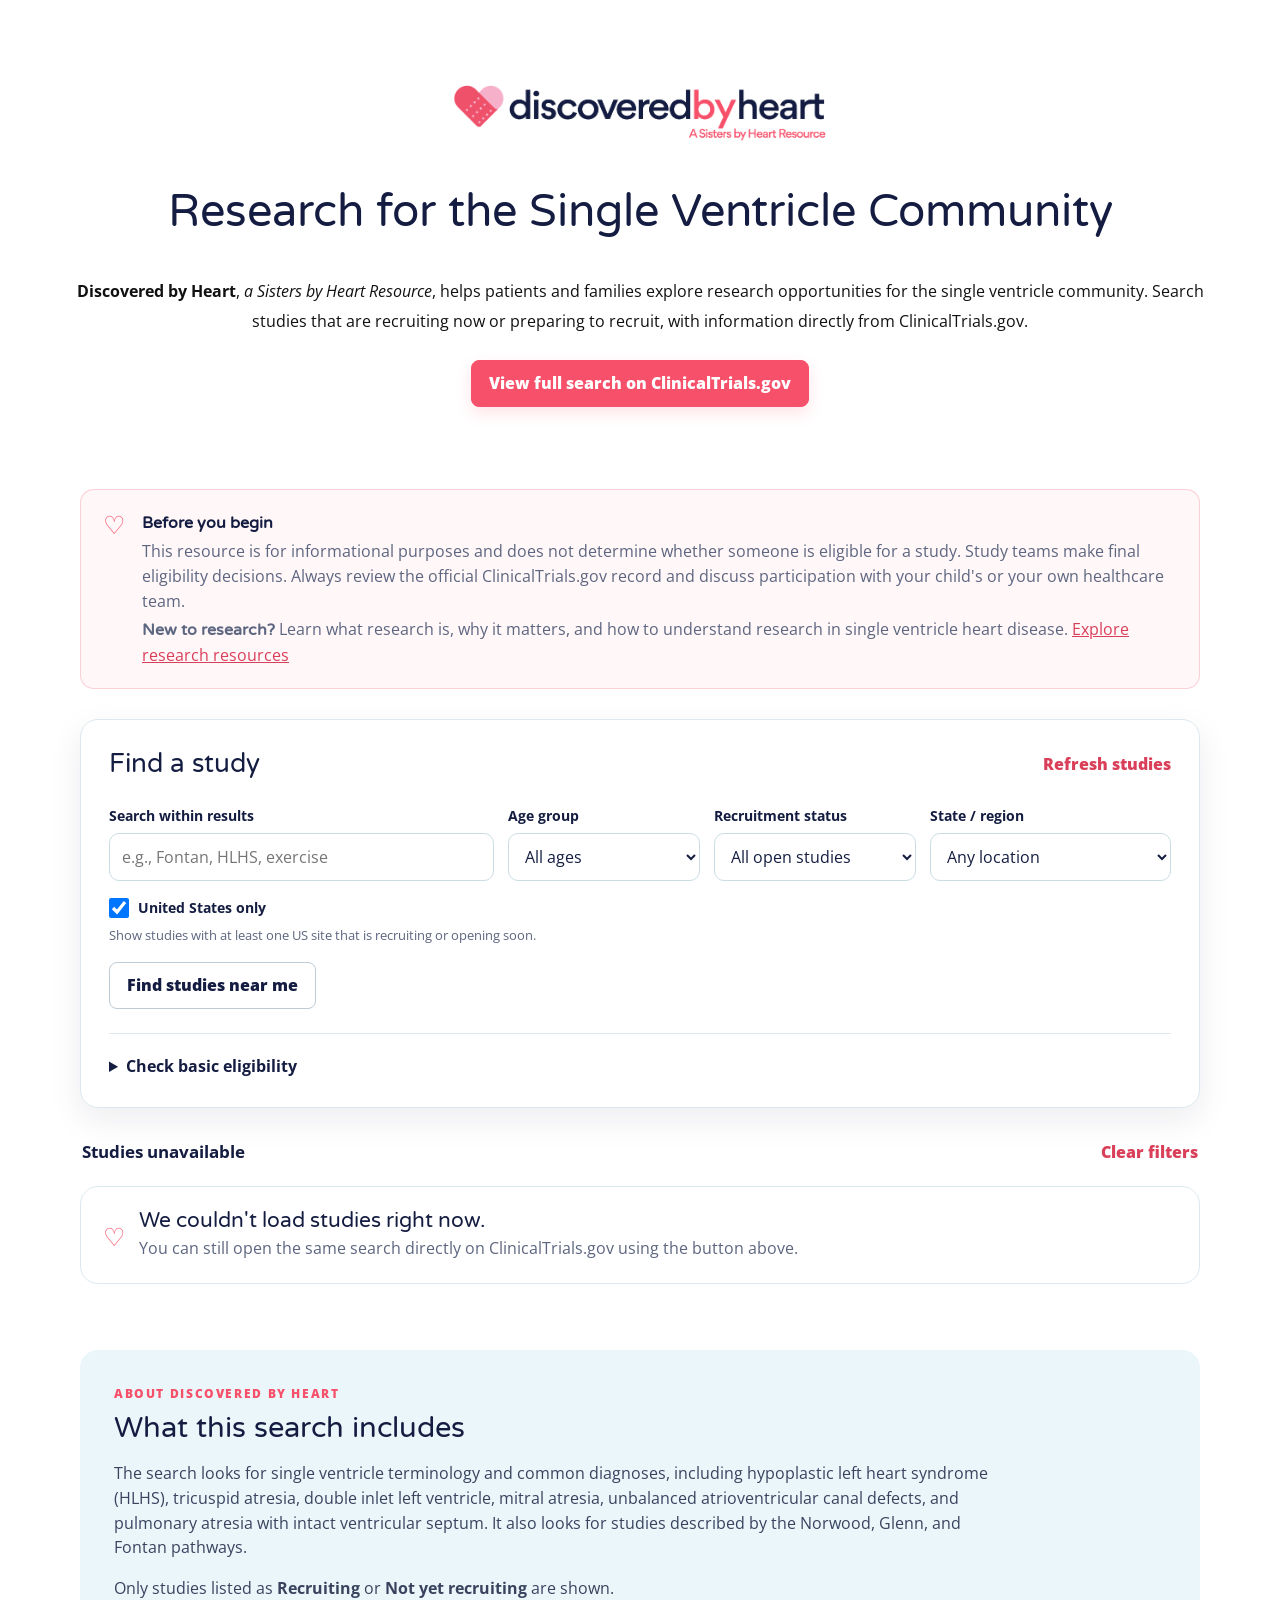
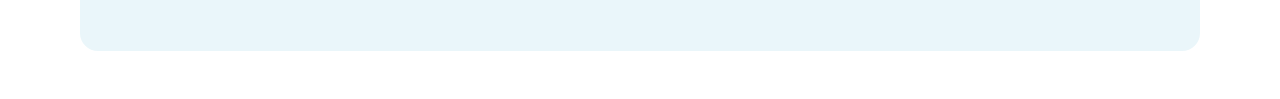
<file: index.html>
<!doctype html>
<html lang="en">
<head>
  <meta charset="utf-8" />
  <meta name="viewport" content="width=device-width, initial-scale=1" />
  <title>Discovered by Heart | Sisters by Heart</title>
  <meta
    name="description"
    content="Explore open research opportunities for the single ventricle community, powered by ClinicalTrials.gov."
  />
  <link rel="preconnect" href="https://fonts.googleapis.com" />
  <link rel="preconnect" href="https://fonts.gstatic.com" crossorigin />
  <link href="https://fonts.googleapis.com/css2?family=Open+Sans:wght@400;500;600;700;800&family=Varela+Round&display=swap" rel="stylesheet" />
  <link rel="preconnect" href="https://clinicaltrials.gov" />
  <link rel="stylesheet" href="styles.css?v=13" />
</head>
<body>
  <section class="hero">
    <div class="wrap hero-inner">
      <img
        class="resource-logo"
        src="DiscoveredByHeart.png"
        alt="Discovered by Heart, A Sisters by Heart Resource"
      />
      <h1 class="lede">Research for the Single Ventricle Community</h1>
      <p class="hero-detail">
        <strong>Discovered by Heart</strong>, <em>a Sisters by Heart Resource</em>, helps patients and families explore research opportunities for the single ventricle community. Search studies that are recruiting now or preparing to recruit, with information directly from ClinicalTrials.gov.
      </p>
      <a
        id="expert-search-link"
        class="button button-primary hero-button"
        href="https://clinicaltrials.gov/expert-search"
        target="_blank"
        rel="noopener noreferrer"
      >
        View full search on ClinicalTrials.gov
      </a>
    </div>
  </section>

  <main class="wrap main-content">
    <section class="notice" aria-label="Important information">
      <div class="notice-icon" aria-hidden="true">♡</div>
      <div>
        <strong>Before you begin</strong>
        <p>
          This resource is for informational purposes and does not determine whether someone is eligible for a study. Study teams make final eligibility decisions. Always review the official ClinicalTrials.gov record and discuss participation with your child's or your own healthcare team.
        </p>
        <p>
          <strong>New to research?</strong>
          Learn what research is, why it matters, and how to understand research in single ventricle heart disease.
          <a href="https://www.sistersbyheart.org/scientific-community" target="_top">Explore research resources</a>
        </p>
      </div>
    </section>

    <section class="controls" aria-labelledby="filter-heading">
      <div class="controls-heading">
        <div>
          <h2 id="filter-heading">Find a study</h2>
        </div>
        <button id="refresh-button" class="text-button" type="button">Refresh studies</button>
      </div>

      <div class="filter-grid">
        <label>
          <span>Search within results</span>
          <input id="text-filter" type="search" placeholder="e.g., Fontan, HLHS, exercise" autocomplete="off" />
        </label>

        <label>
          <span>Age group</span>
          <select id="age-filter">
            <option value="">All ages</option>
            <option value="CHILD">Children</option>
            <option value="ADULT">Adults</option>
            <option value="OLDER_ADULT">Older adults</option>
          </select>
        </label>

        <label>
          <span>Recruitment status</span>
          <select id="status-filter">
            <option value="">All open studies</option>
            <option value="RECRUITING">Recruiting now</option>
            <option value="NOT_YET_RECRUITING">Opening soon</option>
          </select>
        </label>

        <label>
          <span>State / region</span>
          <select id="state-filter">
            <option value="">Any location</option>
          </select>
        </label>
      </div>
      <label class="country-filter">
        <input id="us-only-filter" type="checkbox" aria-describedby="us-only-help" checked />
        <span>United States only</span>
      </label>
      <p id="us-only-help" class="country-filter-help">Show studies with at least one US site that is recruiting or opening soon.</p>
      <div class="distance-tools">
        <button id="near-me-button" class="button button-ghost" type="button">Find studies near me</button>
        <p id="location-status" role="status" aria-live="polite"></p>
      </div>
      <details class="fit-checker">
        <summary>Check basic eligibility</summary>
        <p class="fit-checker-copy">Enter an exact age and sex to hide studies with a definite mismatch. Other eligibility requirements still apply. Your answers stay in this browser and are not saved or sent anywhere.</p>
      <form id="fit-checker-form" class="fit-checker-form">
        <label>
          <span>Patient's age</span>
          <div class="age-input-group">
            <input id="fit-age" type="number" min="0" step="0.01" inputmode="decimal" placeholder="Age" aria-label="Patient's age" />
            <select id="fit-age-unit" aria-label="Age unit">
              <option value="YEARS">Years</option>
              <option value="MONTHS">Months</option>
              <option value="WEEKS">Weeks</option>
              <option value="DAYS">Days</option>
            </select>
          </div>
        </label>
        <label>
          <span>Sex listed in the medical record</span>
          <select id="fit-sex">
            <option value="">Prefer not to say</option>
            <option value="FEMALE">Female</option>
            <option value="MALE">Male</option>
          </select>
        </label>
        <button class="button button-primary" type="submit">Show studies that may fit</button>
      </form>
      <div id="fit-checker-result" class="fit-checker-result" role="status" aria-live="polite" hidden></div>
      </details>
    </section>

    <section class="results-summary" aria-live="polite">
      <div>
        <strong id="result-count">Loading studies…</strong>
        <span id="data-date"></span>
      </div>
      <button id="clear-filters" class="text-button" type="button">Clear filters</button>
    </section>

    <div id="loading" class="loading-card">
      <div class="spinner" aria-hidden="true"></div>
      <div>
        <strong>Searching ClinicalTrials.gov</strong>
        <p>We're loading the latest matching studies.</p>
      </div>
    </div>

    <div id="error" class="error-card" hidden>
      <div class="error-heart" aria-hidden="true">♡</div>
      <div>
        <h2>We couldn't load studies right now.</h2>
        <p>You can still open the same search directly on ClinicalTrials.gov using the button above.</p>
      </div>
    </div>

    <section id="results" class="results" aria-label="Clinical trial results"></section>

    <section class="about-search">
      <p class="eyebrow">About Discovered by Heart</p>
      <h2>What this search includes</h2>
      <p>
        The search looks for single ventricle terminology and common diagnoses, including hypoplastic left heart syndrome (HLHS), tricuspid atresia, double inlet left ventricle, mitral atresia, unbalanced atrioventricular canal defects, and pulmonary atresia with intact ventricular septum. It also looks for studies described by the Norwood, Glenn, and Fontan pathways.
      </p>
      <p>Only studies listed as <strong>Recruiting</strong> or <strong>Not yet recruiting</strong> are shown.</p>
    </section>
  </main>

  <template id="study-template">
    <article class="study-card">
      <div class="card-topline">
        <span class="status-badge"></span>
        <span class="nct-id"></span>
        <span class="fit-badge" hidden></span>
      </div>
      <h2 class="study-title"></h2>
      <div class="meta-row">
        <span class="meta ages"></span>
        <span class="meta study-type"></span>
      </div>
      <p class="study-format"></p>
      <section class="plain-language-section" aria-label="Study overview">
        <div class="plain-language-heading">
          <span class="plain-language-icon" aria-hidden="true">♡</span>
          <div>
            <p class="plain-language-label">Study overview</p>
            <h3>What is this study about?</h3>
          </div>
        </div>
        <p class="plain-summary"></p>
        <div class="plain-facts">
          <div>
            <span class="plain-fact-label">Who might this be for?</span>
            <span class="plain-who"></span>
          </div>
          <div>
            <span class="plain-fact-label">What is being studied?</span>
            <span class="plain-what"></span>
          </div>
        </div>
        <p class="plain-language-note">Based on ClinicalTrials.gov information. See the official study record for complete details and eligibility criteria.</p>
      </section>
      <details class="official-summary">
        <summary>Read the ClinicalTrials.gov description</summary>
        <div class="official-description-content">
          <div>
            <h4>Brief summary</h4>
            <p class="summary official-brief-summary"></p>
          </div>
          <div class="official-detailed-block">
            <h4>Detailed description</h4>
            <p class="summary official-detailed-description"></p>
          </div>
        </div>
      </details>
      <div class="pathway-section" aria-label="Single ventricle pathways named in the study record">
        <h3>Single ventricle pathway terms in this record</h3>
        <div class="pathway-tags"></div>
      </div>
      <div class="condition-section">
        <h3>Conditions listed on ClinicalTrials.gov</h3>
        <div class="condition-tags"></div>
      </div>
      <div class="location-section">
        <h3>Where it is available</h3>
        <p class="nearest-location"></p>
        <p class="locations"></p>
      </div>
      <div class="card-actions">
        <a class="button button-primary study-link" target="_blank" rel="noopener noreferrer">View official study</a>
        <button class="button button-ghost details-toggle" type="button">More details</button>
        <button class="button button-ghost contact-toggle" type="button">Contact study team</button>
      </div>
      <div class="contact-panel" hidden>
        <h3>Study contact</h3>
        <p class="contact-context"></p>
        <div class="contact-list"></div>
        <p class="contact-note">Ask about current enrollment, eligibility, required visits, travel support, and whether any participation can happen remotely. Contact information is supplied by the study team and may change.</p>
      </div>
      <div class="details-panel" hidden>
        <dl>
          <div><dt>Enrollment</dt><dd class="enrollment"></dd></div>
          <div><dt>Sex</dt><dd class="sex"></dd></div>
          <div><dt>Study sponsor</dt><dd class="sponsor"></dd></div>
          <div><dt>Study phase</dt><dd class="phase"></dd></div>
          <div><dt>Recruiting / open locations</dt><dd class="open-locations"></dd></div>
          <div><dt>Record last updated</dt><dd class="last-updated"></dd></div>
        </dl>
        <section class="participation-section">
          <h3>Participation criteria from ClinicalTrials.gov</h3>
          <p class="eligibility-warning">These criteria are shown in the order provided by the study record. The study team determines eligibility.</p>
          <div class="full-eligibility"></div>
          <p class="healthy-volunteers"></p>
        </section>
      </div>
    </article>
  </template>

  <script src="app.js?v=9"></script>
  <script src="embed-resize.js?v=1"></script>
</body>
</html>
</file>
<file: styles.css>
:root {
  --pink: #F7506A;
  --pink-dark: #d93f59;
  --light-blue: #EAF6FA;
  --dark-blue: #141D41;
  --muted: #5d6680;
  --surface: #ffffff;
  --soft: #f8fbfd;
  --border: #dce9ee;
  --success-bg: #eaf7f0;
  --success-ink: #24643e;
  --soon-bg: #fff2f5;
  --soon-ink: #a72f49;
  --shadow: 0 12px 34px rgba(20, 29, 65, 0.08);
  --radius: 18px;
}

* { box-sizing: border-box; }
html { scroll-behavior: smooth; }

body {
  margin: 0;
  font-family: "Open Sans", Arial, sans-serif;
  color: var(--dark-blue);
  background: #fff;
  line-height: 1.55;
}

a { color: var(--pink-dark); }
.wrap { width: min(1120px, calc(100% - 40px)); margin-inline: auto; }


/* ============================================================
   Sisters by Heart-style site shell
   ============================================================ */

.site-header {
  position: relative;
  z-index: 50;
  background: var(--dark-blue);
  color: #fff;
}

.site-header-inner {
  min-height: 0;
  width: calc(100% - 6vw);
  padding-block: 2vw;
  display: flex;
  align-items: center;
  gap: 2.5vw;
}

.site-header-logo {
  display: inline-flex;
  align-items: center;
  flex: 0 0 auto;
  width: auto;
}

.site-header-logo img {
  display: block;
  width: auto;
  height: 31px;
  max-width: 100%;
}

.desktop-nav {
  margin-left: auto;
  display: flex;
  align-items: center;
  gap: 1.6vw;
  flex-wrap: wrap;
  justify-content: flex-end;
  font-family: "Varela Round", sans-serif;
  line-height: 1.8;
}

.nav-folder { position: relative; }
.nav-folder > summary {
  color: inherit;
  cursor: pointer;
  list-style: none;
  white-space: nowrap;
  font-size: 1rem;
  font-weight: 400;
  line-height: 1.8;
  padding-block: .1em;
}
.nav-folder > summary::-webkit-details-marker { display: none; }
.nav-folder > summary:focus-visible,
.floating-donate:focus-visible { outline: 3px solid var(--pink); outline-offset: 4px; }
.desktop-nav .nav-folder-links {
  position: absolute;
  top: 100%;
  right: -1em;
  min-width: 200px;
  width: max-content;
  padding: .5em 1em;
  text-align: right;
  background: var(--dark-blue);

}
.desktop-nav .nav-folder-links a {
  display: block;
  padding: .1em 0;
  color: #fff;
  font-size: 1rem;
  font-weight: 400;
  line-height: 1.3;
  text-decoration: none;
}
.desktop-nav .nav-folder-links a:hover,
.desktop-nav .nav-folder-links a:focus-visible { background: rgba(255,255,255,.12); }
.mobile-nav-panel { max-height: calc(100dvh - 120px); overflow-y: auto; }
.mobile-nav-panel .nav-folder > summary { font-family: "Varela Round", sans-serif; color: var(--dark-blue); padding: 11px 12px; }
.mobile-nav-panel .nav-folder-links { padding-left: 12px; border-left: 2px solid var(--pink); margin-left: 12px; }
.floating-donate {
  position: fixed;
  right: 0;
  top: 50%;
  transform: translateY(-50%);
  z-index: 40;
  writing-mode: vertical-rl;
  display: flex;
  align-items: center;
  justify-content: center;
  width: 39px;
  height: 142px;
  padding: 0;
  border-radius: 10px 0 0 10px;
  background: var(--pink);
  color: #fff;
  font-family: "Varela Round", sans-serif;
  font-size: 14px;
  font-weight: 400;
  letter-spacing: .2em;
  text-transform: uppercase;
  text-decoration: none;
}
.floating-donate:hover { background: var(--dark-blue); color: #fff; }
@media (max-width: 600px) {
  .floating-donate { width: 36px; height: 120px; }
}

.footer-socials { display: flex; align-items: center; gap: 8px; margin-top: 20px; }
.footer-socials a { display: inline-flex; align-items: center; justify-content: center; width: 24px; height: 32px; }
.footer-socials svg { display: block; width: 20px; height: 20px; fill: currentColor; }
.footer-socials a:hover { color: var(--pink); }
.footer-socials a:focus-visible { outline: 2px solid #fff; outline-offset: 3px; }

.desktop-nav > a:not(.support-button) {
  color: #fff;
  text-decoration: none;
  white-space: nowrap;
  font-size: 1rem;
  font-weight: 400;
  padding-block: .1em;
}

.desktop-nav > a:not(.support-button):hover,
.desktop-nav > a:not(.support-button):focus-visible {
  text-decoration: underline;
  text-decoration-thickness: 1px;
  text-underline-offset: 7px;
}

.support-button {
  display: inline-flex;
  align-items: center;
  justify-content: center;
  min-height: 0;
  padding: 1rem 1.67rem;
  border: 2px solid #fff;
  border-radius: 999px;
  color: #fff;
  text-decoration: none;
  white-space: nowrap;
  font-family: "Varela Round", sans-serif;
  font-size: min(calc(1rem - .12vw), .9rem);
  font-weight: 400;
  line-height: 1.2;
  letter-spacing: .02em;
}

.support-button:hover,
.support-button:focus-visible {
  border-color: var(--pink);
  color: var(--pink);
}

.mobile-nav {
  display: none;
  margin-left: auto;
  position: relative;
}

.mobile-nav > summary {
  width: 44px;
  height: 44px;
  display: flex;
  flex-direction: column;
  align-items: center;
  justify-content: center;
  gap: 5px;
  border: 1px solid rgba(255,255,255,.55);
  border-radius: 50%;
  cursor: pointer;
  list-style: none;
}

.mobile-nav > summary::-webkit-details-marker {
  display: none;
}

.menu-line {
  width: 18px;
  height: 1.5px;
  background: #fff;
  border-radius: 999px;
}

.mobile-nav-panel {
  position: absolute;
  top: calc(100% + 12px);
  right: 0;
  width: min(300px, calc(100vw - 32px));
  padding: 10px;
  border-radius: 12px;
  background: #fff;
  box-shadow: 0 16px 42px rgba(0,0,0,.2);
}

.mobile-nav-panel a {
  display: block;
  padding: 11px 12px;
  border-radius: 8px;
  color: var(--dark-blue);
  text-decoration: none;
  font-family: "Varela Round", sans-serif;
  font-size: 1rem;
  font-weight: 400;
  line-height: 1.8;
}

.mobile-nav-panel a:hover,
.mobile-nav-panel a:focus-visible {
  background: var(--light-blue);
}

.mobile-nav-panel .mobile-support-link {
  margin-top: 5px;
  background: var(--pink);
  color: #fff;
  text-align: center;
}

.site-footer {
  margin-top: 0;
  padding: 46px 0 30px;
  background: var(--dark-blue);
  color: #fff;
}

.footer-grid {
  display: grid;
  grid-template-columns: 1.4fr 1fr 1fr .7fr;
  gap: 42px;
  align-items: start;
}

.footer-brand {
  max-width: 330px;
}

.footer-logo {
  display: block;
  width: 225px;
  max-width: 100%;
  height: auto;
  margin-bottom: 18px;
}

.footer-brand p {
  margin: 0;
  color: rgba(255,255,255,.84);
  font-size: .86rem;
  line-height: 1.6;
}

.footer-column {
  display: flex;
  flex-direction: column;
  gap: 8px;
}

.footer-column h2 {
  margin: 0 0 7px;
  color: #fff;
  font-family: "Open Sans", sans-serif;
  font-size: 1rem;
  font-weight: 700;
}

.footer-column p {
  margin: 0;
  color: rgba(255,255,255,.86);
  font-size: 1rem;
  line-height: 1.8;
}

.site-footer a {
  color: #fff;
  font-size: .84rem;
}

.footer-source {
  margin-top: 35px;
  padding-top: 20px;
  border-top: 1px solid rgba(255,255,255,.15);
  color: rgba(255,255,255,.72);
  font-size: .78rem;
}


@media (pointer: coarse) and (max-width: 1024px), (max-width: 799px) {
  .desktop-nav { display: none; }
  .mobile-nav { display: block; }
  .site-header-inner { width: 88%; padding-block: 6vw; }
  .site-header-logo img { height: 30px; }
}

@media (max-width: 700px) {
  .footer-grid { grid-template-columns: 1fr 1fr; }
  .footer-brand { grid-column: 1 / -1; }
}

@media (max-width: 560px) {
  .footer-grid { grid-template-columns: 1fr; gap: 28px; }
  .footer-brand { grid-column: auto; }
  .footer-logo { width: 210px; }
}


.hero {
  background: #fff;
  position: relative;
  overflow: hidden;
}

.hero-inner {
  display: flex;
  flex-direction: column;
  align-items: center;
  width: min(1200px, calc(100% - 48px));
  padding: 80px 0 48px;
  text-align: center;
}

.resource-logo {
  display: block;
  width: min(380px, 85%);
  height: auto;
}

.eyebrow {
  margin: 0 0 9px;
  color: var(--pink);
  text-transform: uppercase;
  letter-spacing: 0.13em;
  font-weight: 800;
  font-size: 0.78rem;
}

h1, h2, h3 {
  font-family: "Varela Round", "Open Sans", sans-serif;
  color: var(--dark-blue);
  line-height: 1.14;
  font-weight: 400;
}

.lede {
  margin: 38px 0 0;
  max-width: 1120px;
  font-family: "Varela Round", "Open Sans", sans-serif;
  font-size: clamp(1.9rem, 3.5vw, 2.875rem);
  line-height: 1.25;
  color: var(--dark-blue);
}

.hero-detail {
  margin: 36px 0 0;
  max-width: 1180px;
  color: #111;
  font-size: 1rem;
  line-height: 1.85;
}

.hero-button {
  margin-top: 24px;
  text-align: center;
}

.main-content { padding-top: 34px; }

.notice {
  display: flex;
  gap: 17px;
  align-items: flex-start;
  margin: 0 0 30px;
  padding: 20px 22px;
  background: #fff7f8;
  border: 1px solid rgba(247, 80, 106, 0.24);
  border-radius: 14px;
}
.notice-icon, .error-heart {
  color: var(--pink);
  font-size: 1.55rem;
  line-height: 1;
  margin-top: 2px;
}
.notice strong { font-family: "Varela Round", sans-serif; font-size: 1.02rem; }
.notice p { margin: 3px 0 0; color: var(--muted); }

.fit-checker {
  margin-top: 24px; padding-top: 20px; border-top: 1px solid var(--border);
}
.fit-checker > summary { cursor: pointer; color: var(--dark-blue); font-weight: 700; }
.fit-checker > summary:focus-visible { outline: 3px solid rgba(247, 80, 106, 0.22); outline-offset: 4px; }
.fit-checker-copy { margin: 12px 0 18px; color: var(--muted); font-size: .9rem; }
.fit-checker-form { display: grid; grid-template-columns: 1fr 1fr auto; gap: 12px; align-items: end; }
.fit-checker-form > label { min-width: 0; }
.age-input-group { display: grid; grid-template-columns: 1fr 1.15fr; gap: 7px; }
.fit-checker-result { margin-top: 16px; padding: 14px 16px; border-radius: 10px; background: var(--light-blue); color: var(--dark-blue); }
.fit-checker-result.error { background: #fff1f3; color: #8c2940; }
.fit-checker-result .text-button { margin-left: 7px; }

.controls {
  background: var(--surface);
  border: 1px solid var(--border);
  border-radius: var(--radius);
  box-shadow: var(--shadow);
  padding: 28px;
}
.controls-heading, .results-summary, .card-topline, .card-actions {
  display: flex;
  align-items: center;
  justify-content: space-between;
  gap: 16px;
}
.controls h2 { margin: 0; font-size: 1.65rem; }

.filter-grid {
  display: grid;
  grid-template-columns: 2fr 1fr 1.05fr 1.25fr;
  gap: 14px;
  margin-top: 24px;
}
.distance-tools { display: flex; align-items: center; gap: 14px; margin-top: 16px; }
.country-filter { display: flex; align-items: center; gap: 9px; margin-top: 16px; cursor: pointer; }
.country-filter input { width: 20px; min-height: 20px; height: 20px; margin: 0; }
.country-filter span { margin: 0; }
.country-filter-help { margin: 6px 0 0; color: var(--muted); font-size: .84rem; }
.distance-tools .button { min-height: 42px; }
#location-status { margin: 0; color: var(--muted); font-size: .84rem; }
label span { display: block; margin-bottom: 7px; font-weight: 700; font-size: 0.88rem; }
input, select {
  width: 100%; min-height: 48px; border: 1px solid #cbdde4; border-radius: 10px;
  background: #fff; color: var(--dark-blue); font: inherit; padding: 10px 12px;
}
input:focus, select:focus, button:focus, a:focus {
  outline: 3px solid rgba(247, 80, 106, 0.22); outline-offset: 2px;
}

.results-summary { margin: 28px 2px 17px; color: var(--muted); }
.results-summary strong { color: var(--dark-blue); font-size: 1.08rem; }
#data-date { margin-left: 8px; font-size: 0.88rem; }
.results { display: grid; gap: 19px; }

.study-card {
  background: var(--surface);
  border: 1px solid var(--border);
  border-radius: var(--radius);
  box-shadow: var(--shadow);
  padding: 27px;
  border-top: 4px solid var(--pink);
}
.card-topline { justify-content: flex-start; margin-bottom: 11px; }
.status-badge {
  display: inline-flex; align-items: center; min-height: 28px; padding: 4px 11px; border-radius: 999px;
  font-weight: 800; font-size: 0.77rem;
}
.status-badge.recruiting { background: var(--success-bg); color: var(--success-ink); }
.status-badge.soon { background: var(--soon-bg); color: var(--soon-ink); }
.nct-id { font-size: 0.82rem; color: var(--muted); font-weight: 700; }
.fit-badge { margin-left: auto; padding: 4px 9px; border-radius: 999px; font-size: .72rem; font-weight: 800; }
.fit-badge.match { background: var(--success-bg); color: var(--success-ink); }
.fit-badge.review { background: #fff7df; color: #75570a; }
.study-title { margin: 0; font-size: 1.55rem; }
.meta-row { display: flex; flex-wrap: wrap; gap: 8px; margin: 13px 0 16px; }
.meta {
  display: inline-flex; padding: 5px 9px; border-radius: 7px; background: var(--light-blue);
  font-size: 0.8rem; font-weight: 700; color: var(--dark-blue);
}
.study-format { margin: -4px 0 16px; color: #3f4b68; font-size: .9rem; }
.summary { margin: 0; color: #38425f; }
.condition-section, .location-section, .pathway-section { margin-top: 20px; }
.condition-section h3, .location-section h3, .pathway-section h3 {
  margin: 0 0 8px; font-family: "Open Sans", sans-serif; font-size: 0.8rem; font-weight: 800;
  text-transform: uppercase; letter-spacing: 0.06em; color: var(--muted);
}
.condition-tags { display: flex; flex-wrap: wrap; gap: 7px; }
.condition-tags span, .pathway-tags span {
  display: inline-flex; padding: 5px 9px; border-radius: 999px; background: #fff0f3;
  border: 1px solid rgba(247, 80, 106, 0.16); color: var(--dark-blue); font-size: 0.78rem; font-weight: 600;
}
.pathway-tags { display: flex; flex-wrap: wrap; gap: 7px; }
.pathway-tags span { background: var(--light-blue); border-color: #c8e5ee; }
.locations { margin: 0; color: #38425f; }
.nearest-location { margin: 0 0 6px; color: #087b92; font-weight: 700; }
.card-actions { justify-content: flex-start; margin-top: 23px; }

.button {
  display: inline-flex; align-items: center; justify-content: center; min-height: 45px; border-radius: 8px;
  padding: 10px 17px; font: inherit; font-weight: 800; text-decoration: none; cursor: pointer;
}
.button-primary { background: var(--pink); color: #fff; border: 1px solid var(--pink); box-shadow: 0 6px 16px rgba(247, 80, 106, 0.16); }
.button-primary:hover { background: var(--pink-dark); border-color: var(--pink-dark); }
.button-ghost { color: var(--dark-blue); background: #fff; border: 1px solid #bfcbd5; }
.button-ghost:hover { background: var(--light-blue); }
.text-button {
  border: 0; background: transparent; color: var(--pink-dark); font: inherit; font-weight: 800; cursor: pointer; padding: 4px 0;
}

.details-panel { border-top: 1px solid var(--border); margin-top: 20px; padding-top: 16px; }
.details-panel dl { display: grid; grid-template-columns: repeat(3, 1fr); gap: 16px; margin: 0; }
.details-panel dt { font-size: 0.78rem; font-weight: 800; color: var(--muted); text-transform: uppercase; letter-spacing: 0.04em; }
.details-panel dd { margin: 4px 0 0; font-weight: 700; }
.contact-panel { margin-top: 18px; padding: 18px; border-radius: 12px; background: #fff7f8; border: 1px solid rgba(247, 80, 106, .2); }
.contact-panel h3, .participation-section h3 { margin: 0; font-size: 1rem; }
.contact-context { margin: 4px 0 12px; color: var(--muted); font-size: .86rem; }
.contact-list { display: grid; gap: 12px; }
.contact-item { padding: 12px; border-radius: 9px; background: #fff; }
.contact-item p { margin: 4px 0 0; }
.contact-note, .eligibility-warning { margin: 12px 0 0; color: var(--muted); font-size: .8rem; }
.participation-section { margin-top: 22px; padding-top: 18px; border-top: 1px solid var(--border); }
.healthy-volunteers { font-weight: 700; }
.full-eligibility { margin-top: 16px; color: #38425f; line-height: 1.65; white-space: pre-wrap; overflow-wrap: anywhere; }

.loading-card, .error-card, .empty-card {
  display: flex; gap: 14px; align-items: center; margin: 18px 0; padding: 22px;
  border: 1px solid var(--border); border-radius: var(--radius); background: #fff;
}
.loading-card p, .error-card p, .empty-card p { margin: 3px 0 0; color: var(--muted); }
.error-card h2 { margin: 0; font-size: 1.3rem; }
.spinner {
  width: 28px; height: 28px; border: 3px solid #d9eaf0; border-top-color: var(--pink); border-radius: 50%;
  animation: spin 0.8s linear infinite;
}
@keyframes spin { to { transform: rotate(360deg); } }

.about-search {
  margin: 48px 0; padding: 34px; border-radius: var(--radius); background: var(--light-blue);
}
.about-search h2 { margin: 0 0 14px; font-size: 1.8rem; }
.about-search p:not(.eyebrow) { max-width: 900px; color: #39435e; }

[hidden] { display: none !important; }

@media (max-width: 850px) {
  .filter-grid { grid-template-columns: 1fr 1fr; }
  .details-panel dl { grid-template-columns: 1fr; }
  .fit-checker-form { grid-template-columns: 1fr 1fr; }
  .fit-checker-form .button { grid-column: 1 / -1; }
}

@media (max-width: 560px) {
  .wrap { width: min(100% - 24px, 1120px); }
  .hero-inner { padding: 44px 0 36px; }
  .lede { margin-top: 28px; }
  .hero-detail { margin-top: 24px; }
  .filter-grid { grid-template-columns: 1fr; }
  .fit-checker-form { grid-template-columns: 1fr; }
  .fit-checker-form .button { grid-column: auto; }
  .distance-tools { align-items: flex-start; flex-direction: column; }
  .controls, .study-card { padding: 20px; }
  .controls-heading, .results-summary { align-items: flex-start; flex-direction: column; }
  .card-actions { align-items: stretch; flex-direction: column; }
  .button { width: 100%; }
}

/* v4: family-friendly study overview */
.plain-language-section {
  margin: 20px 0;
  padding: 20px;
  background: var(--light-blue);
  border: 1px solid #d7ebf2;
  border-radius: 14px;
}
.plain-language-heading { display: flex; gap: 10px; align-items: flex-start; margin-bottom: 10px; }
.plain-language-icon { color: var(--pink); font-size: 1.25rem; line-height: 1.2; }
.plain-language-label { margin: 0 0 2px; color: #087b92; font-size: .72rem; font-weight: 800; letter-spacing: .08em; text-transform: uppercase; }
.plain-language-heading h3 { margin: 0; color: var(--dark-blue); font-family: "Varela Round", sans-serif; font-size: 1.08rem; }
.plain-summary { margin: 0; color: #273451; line-height: 1.65; }
.plain-facts { display: grid; grid-template-columns: 1fr 1fr; gap: 12px; margin-top: 16px; }
.plain-facts > div { background: rgba(255,255,255,.72); border-radius: 10px; padding: 12px 14px; }
.plain-fact-label { display: block; margin-bottom: 4px; color: var(--dark-blue); font-size: .78rem; font-weight: 800; }
.plain-who, .plain-what { color: #44506b; font-size: .9rem; line-height: 1.5; }
.plain-language-note { margin: 14px 0 0; color: #66718a; font-size: .76rem; line-height: 1.45; }
.official-summary { margin: 0 0 20px; border-bottom: 1px solid var(--border); padding-bottom: 18px; }
.official-summary summary { cursor: pointer; color: #087b92; font-weight: 700; font-size: .88rem; }
.official-summary .summary { margin-top: 12px; line-height: 1.65; }
.official-description-content { display: grid; gap: 16px; margin-top: 12px; }
.official-description-content h4 { margin: 0; color: var(--muted); font-size: .76rem; letter-spacing: .04em; text-transform: uppercase; }
@media (max-width: 700px) { .plain-facts { grid-template-columns: 1fr; } }

.curated-summary {
  margin: 20px 0;
  padding: 20px;
  background: var(--light-blue);
  border: 1px solid #d7ebf2;
  border-radius: 14px;
  overflow-wrap: anywhere;
}

.curated-summary-heading {
  display: flex;
  align-items: center;
  gap: 8px;
  margin-bottom: 16px;
}

.curated-summary-icon {
  display: inline-flex;
  align-items: center;
  justify-content: center;
  color: var(--pink);
  font-size: 1.15rem;
  line-height: 1;
}

.curated-summary-label {
  margin: 0;
  color: #087b92;
  font-size: 0.72rem;
  font-weight: 800;
  line-height: 1;
  letter-spacing: 0.08em;
  text-transform: uppercase;
}

.curated-summary dl {
  margin: 0;
}

.curated-summary dt {
  margin: 18px 0 0;
  color: var(--dark-blue);
  font-family: "Open Sans", Arial, sans-serif;
  font-size: 0.95rem;
  font-weight: 700;
  line-height: 1.4;
}

.curated-summary dt:first-child {
  margin-top: 0;
}

.curated-summary dd {
  margin: 4px 0 0;
  color: #273451;
  line-height: 1.65;
  white-space: pre-line;
}

.summary-about {
  position: relative;
  display: inline-block;
  margin-top: 18px;
}

.summary-about-button {
  display: inline-flex;
  align-items: center;
  gap: 0.4rem;
  padding: 0;
  border: 0;
  background: transparent;
  color: var(--dark-blue);
  font: inherit;
  font-size: 0.85rem;
  font-weight: 600;
  cursor: pointer;
}

.summary-about-button:hover,
.summary-about-button:focus-visible {
  color: var(--pink);
}

.summary-about-icon {
  display: inline-flex;
  align-items: center;
  justify-content: center;
  width: 1.1rem;
  height: 1.1rem;
  border: 1.5px solid currentColor;
  border-radius: 50%;
  font-size: 0.72rem;
  font-weight: 700;
  line-height: 1;
}

.summary-about-popover {
  position: absolute;
  z-index: 20;
  left: 0;
  bottom: calc(100% + 0.6rem);
  width: min(420px, calc(100vw - 3rem));
  padding: 1rem 1.1rem;
  border: 1px solid rgba(20, 29, 65, 0.12);
  border-radius: 12px;
  background: #ffffff;
  box-shadow: 0 8px 28px rgba(20, 29, 65, 0.16);
  color: var(--dark-blue);
  font-size: 0.85rem;
  line-height: 1.5;

  opacity: 0;
  visibility: hidden;
  transform: translateY(4px);
  transition:
    opacity 0.15s ease,
    transform 0.15s ease,
    visibility 0.15s ease;
}

.summary-about-popover p {
  margin: 0 0 0.8rem;
}

.summary-about-popover p:last-child {
  margin-bottom: 0;
}

.summary-about-reviewed {
  padding-top: 0.15rem;
}

.summary-about:hover .summary-about-popover,
.summary-about:focus-within .summary-about-popover,
.summary-about.is-open .summary-about-popover {
  opacity: 1;
  visibility: visible;
  transform: translateY(0);
}

@media (max-width: 600px) {
  .summary-about {
    display: block;
  }

  .summary-about-popover {
    position: fixed;
    left: 1rem;
    right: 1rem;
    bottom: 1rem;
    width: auto;
    max-height: calc(100vh - 2rem);
    overflow-y: auto;
  }
}
</file>
